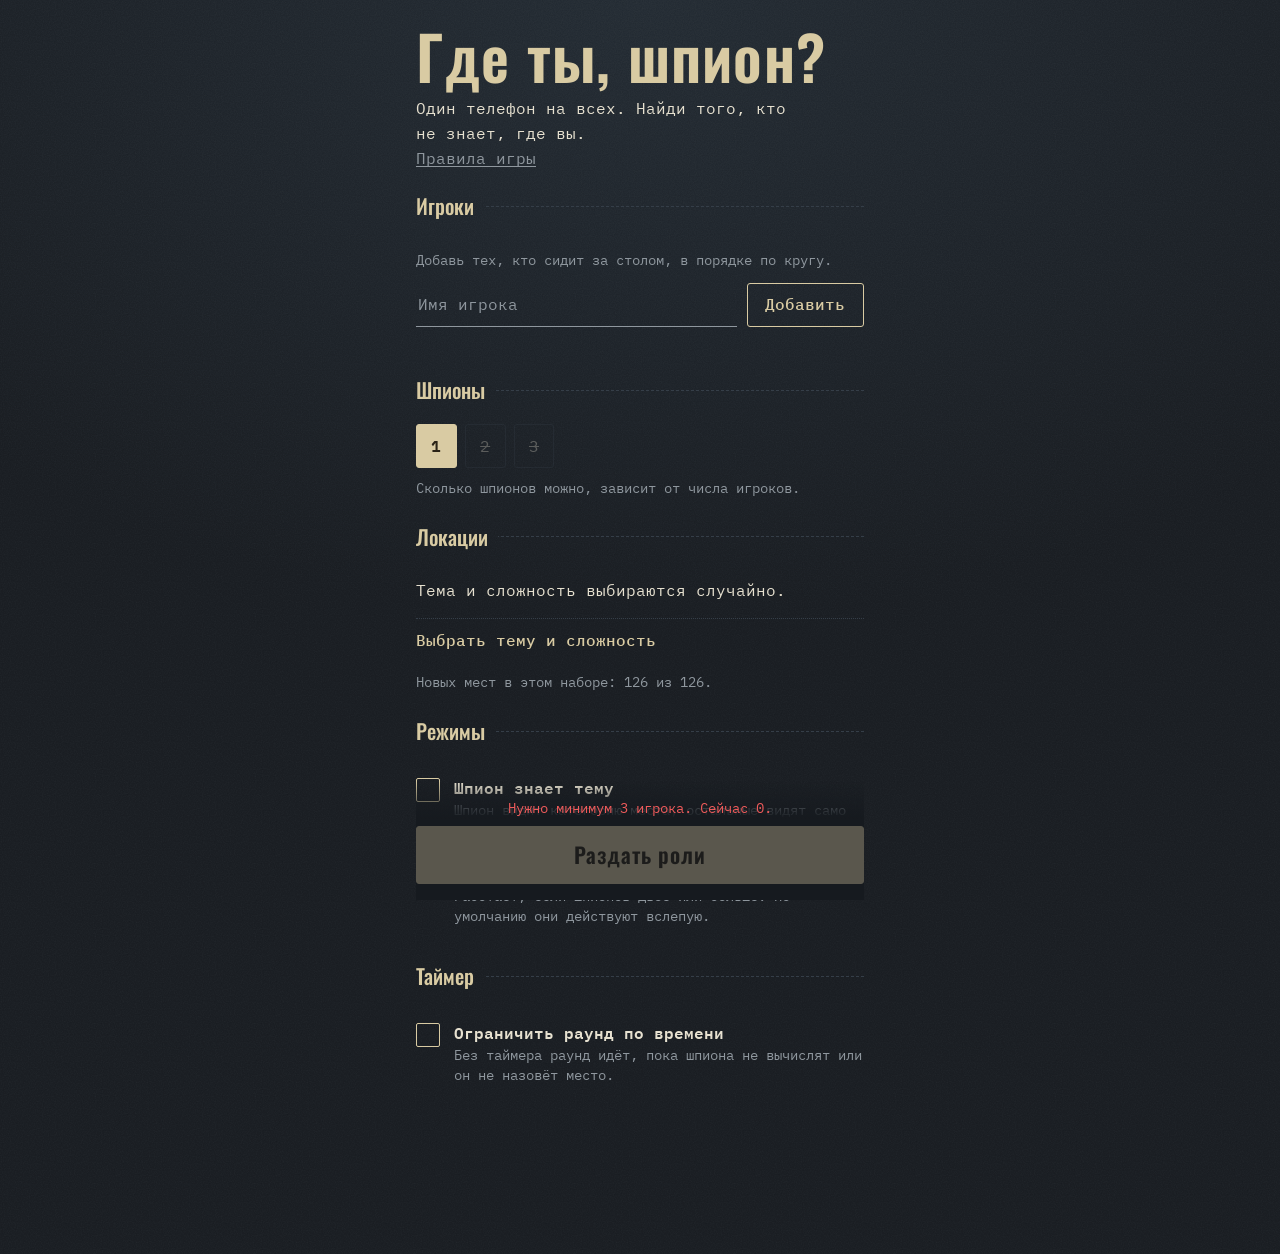
<file: index.html>
<!doctype html>
<html lang="ru">
<head>
  <meta charset="utf-8">
  <meta name="viewport" content="width=device-width, initial-scale=1, viewport-fit=cover">
  <meta name="theme-color" content="#161a1f">
  <title>Где ты, шпион?</title>
  <link rel="preconnect" href="https://fonts.googleapis.com">
  <link rel="preconnect" href="https://fonts.gstatic.com" crossorigin>
  <link rel="stylesheet" href="https://fonts.googleapis.com/css2?family=IBM+Plex+Mono:wght@400;500;600&family=Oswald:wght@500;600&display=swap">
  <link rel="stylesheet" href="style.css">
</head>
<body>
<main class="app">

  <!-- Настройки -->
  <section id="screen-setup" class="screen setup">
    <header class="masthead">
      <h1 data-focus tabindex="-1">Где ты, шпион?</h1>
      <p class="tagline">Один телефон на всех. Найди того, кто не знает, где вы.</p>
      <a class="link" href="rules.html">Правила игры</a>
    </header>

    <fieldset class="group">
      <legend>Игроки</legend>
      <p class="hint">Добавь тех, кто сидит за столом, в порядке по кругу.</p>
      <form id="add-form" class="add" autocomplete="off">
        <input id="player-name" type="text" maxlength="20" placeholder="Имя игрока" aria-label="Имя игрока" enterkeyhint="done">
        <button type="submit" class="btn">Добавить</button>
      </form>
      <p id="player-msg" class="msg" role="status"></p>
      <ol id="players" class="players"></ol>
    </fieldset>

    <fieldset class="group">
      <legend>Шпионы</legend>
      <div class="chips">
        <label class="chip"><input type="radio" name="spies" value="1"><span>1</span></label>
        <label class="chip"><input type="radio" name="spies" value="2"><span>2</span></label>
        <label class="chip"><input type="radio" name="spies" value="3"><span>3</span></label>
      </div>
      <p id="spies-hint" class="hint"></p>
    </fieldset>

    <fieldset class="group">
      <legend>Локации</legend>
      <p id="pool-summary"></p>
      <details id="filters" class="opt">
        <summary>Выбрать тему и сложность</summary>
        <p class="sub">Сложность</p>
        <label class="toggle">
          <input type="checkbox" name="level" value="1">
          <span class="box"></span>
          <span><b>Лёгкая</b><small>Места, которые узнаёт любой. Например: аэропорт, школа, бродячий цирк.</small></span>
        </label>
        <label class="toggle">
          <input type="checkbox" name="level" value="2">
          <span class="box"></span>
          <span><b>Средняя</b><small>Узнаваемые, но с нюансами. Например: хостел, пекарня, маяк.</small></span>
        </label>
        <label class="toggle">
          <input type="checkbox" name="level" value="3">
          <span class="box"></span>
          <span><b>Сложная</b><small>Места, которые легко спутать с соседними. Например: сауна и баня, типография и редакция, бункер.</small></span>
        </label>
        <div class="sub-row">
          <p class="sub">Темы</p>
          <button type="button" id="filters-reset" class="link small" hidden>Сбросить выбор</button>
        </div>
        <div id="themes" class="chips"></div>
      </details>
      <p id="pool-count" class="hint" role="status"></p>
      <button type="button" id="history-reset" class="link small" hidden>Сбросить историю мест</button>
    </fieldset>

    <fieldset class="group">
      <legend>Режимы</legend>
      <label class="toggle">
        <input type="checkbox" name="mode" value="knowTheme">
        <span class="box"></span>
        <span><b>Шпион знает тему</b><small>Шпион видит категорию места, остальные видят само место.</small></span>
      </label>
      <label class="toggle">
        <input type="checkbox" name="mode" value="spiesKnow">
        <span class="box"></span>
        <span><b>Шпионы знают друг друга</b><small>Работает, если шпионов двое или больше. По умолчанию они действуют вслепую.</small></span>
      </label>
    </fieldset>

    <fieldset class="group">
      <legend>Таймер</legend>
      <label class="toggle">
        <input type="checkbox" name="mode" value="timerOn">
        <span class="box"></span>
        <span><b>Ограничить раунд по времени</b><small>Без таймера раунд идёт, пока шпиона не вычислят или он не назовёт место.</small></span>
      </label>
      <div id="timer-opts" class="chips" hidden>
        <label class="chip"><input type="radio" name="timer" value="5"><span>5 минут</span></label>
        <label class="chip"><input type="radio" name="timer" value="8"><span>8 минут</span></label>
        <label class="chip"><input type="radio" name="timer" value="10"><span>10 минут</span></label>
      </div>
    </fieldset>

    <div class="start-bar">
      <p id="start-hint" class="msg" role="status"></p>
      <button id="start" class="btn btn-primary" type="button">Раздать роли</button>
    </div>
  </section>

  <!-- Раздача карточек -->
  <section id="screen-deal" class="screen center" hidden>
    <p id="deal-progress" class="muted"></p>
    <h2 id="deal-name" class="deal-name"></h2>
    <div id="card" class="card" role="button" tabindex="0" aria-label="Карточка игрока. Нажми, чтобы открыть или закрыть." data-focus>
      <div class="card-inner">
        <div class="face front">
          <div class="stamp">Совершенно секретно</div>
          <p class="front-note">Нажми, чтобы открыть досье</p>
        </div>
        <div class="face back" id="card-back"></div>
      </div>
    </div>
    <p id="deal-hint" class="hint"></p>
    <button type="button" class="link" data-exit>Выйти в настройки</button>
  </section>

  <!-- Все посмотрели -->
  <section id="screen-ready" class="screen center" hidden>
    <h2 class="display" data-focus tabindex="-1">Все досье розданы</h2>
    <p class="lead">Положи телефон на стол. Теперь выберем, кто задаёт первый вопрос.</p>
    <button id="pick-starter" type="button" class="btn btn-primary">Кто начинает?</button>
    <button type="button" class="link" data-exit>Выйти в настройки</button>
  </section>

  <!-- Игра -->
  <section id="screen-play" class="screen center" hidden>
    <p id="starter-label" class="muted" data-focus tabindex="-1">Первым спрашивает</p>
    <p id="starter" class="starter"></p>

    <div id="clock-box" class="clock-box" hidden>
      <div id="clock" class="clock" role="timer">00:00</div>
      <div class="bar" aria-hidden="true"><i id="bar"></i></div>
      <p id="clock-note" class="msg" role="status"></p>
    </div>
    <p id="no-timer-note" class="hint lead">Раунд идёт, пока шпиона не вычислят или он не назовёт место целиком.</p>

    <div class="end-btns">
      <button id="end-found" type="button" class="btn btn-danger">Победили свои</button>
      <button id="end-spy" type="button" class="btn btn-danger alt">Победил шпион</button>
    </div>

    <div class="row-btns">
      <button id="pause" type="button" class="btn" hidden>Пауза</button>
      <a class="btn" href="rules.html" target="_blank" rel="noopener">Правила игры</a>
    </div>
  </section>

  <!-- Итог -->
  <section id="screen-reveal" class="screen center" hidden>
    <h2 id="reveal-title" class="stamp stamp-title" data-focus tabindex="-1"></h2>
    <dl id="reveal-sheet" class="sheet"></dl>
    <button id="again" type="button" class="btn btn-primary">Ещё раунд</button>
    <button id="to-setup" type="button" class="link">Вернуться к настройкам</button>
  </section>

</main>

<script src="locations.js"></script>
<script src="game.js"></script>
</body>
</html>
</file>
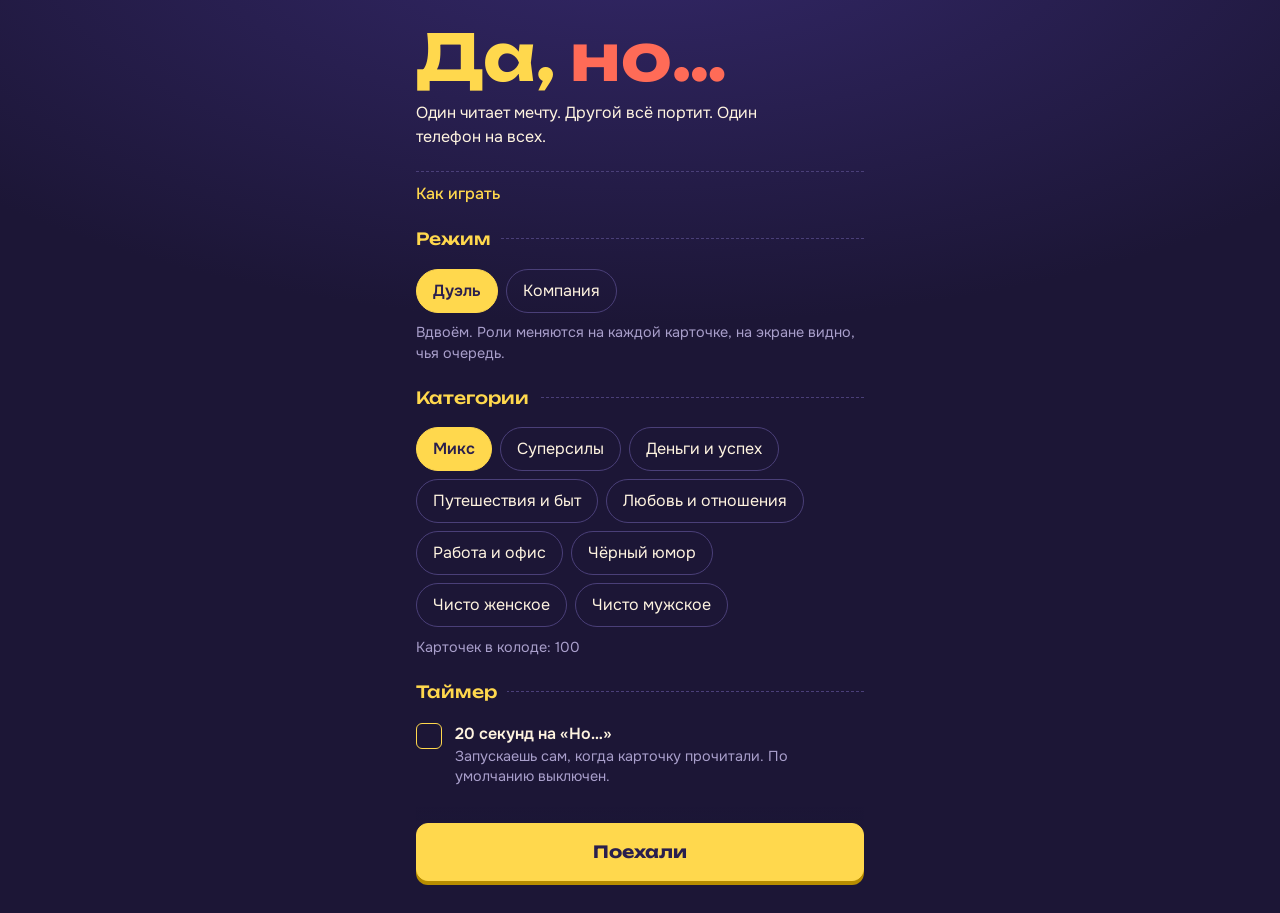
<file: yes-but/index.html>
<!doctype html>
<html lang="ru">
<head>
  <meta charset="utf-8">
  <meta name="viewport" content="width=device-width, initial-scale=1, viewport-fit=cover">
  <meta name="theme-color" content="#1c1636">
  <title>Да, но…</title>
  <link rel="preconnect" href="https://fonts.googleapis.com">
  <link rel="preconnect" href="https://fonts.gstatic.com" crossorigin>
  <link rel="stylesheet" href="https://fonts.googleapis.com/css2?family=Onest:wght@400;500;600&family=Unbounded:wght@500;700&display=swap">
  <link rel="stylesheet" href="style.css">
</head>
<body>
<main class="app">

  <!-- Настройки -->
  <section id="screen-setup" class="screen setup">
    <header class="masthead">
      <h1 data-focus tabindex="-1">Да, <span class="but">но…</span></h1>
      <p class="tagline">Один читает мечту. Другой всё портит. Один телефон на всех.</p>
    </header>

    <details class="how">
      <summary>Как играть</summary>
      <ol>
        <li>На экране мечта: «Я умею летать».</li>
        <li>Один читает её вслух.</li>
        <li>Другой отвечает «Но…» и портит всё как можно смешнее: «…но только вверх ногами».</li>
        <li>Дальше — следующая карточка, роли меняются.</li>
      </ol>
      <p>Очков и голосования нет. Смеётесь вместе, это и есть победа.</p>
    </details>

    <fieldset class="group">
      <legend>Режим</legend>
      <div class="chips">
        <label class="chip"><input type="radio" name="mode" value="duel"><span>Дуэль</span></label>
        <label class="chip"><input type="radio" name="mode" value="company"><span>Компания</span></label>
      </div>
      <p id="mode-hint" class="hint"></p>
    </fieldset>

    <fieldset class="group">
      <legend>Категории</legend>
      <div id="cats" class="chips"></div>
      <p id="cats-hint" class="hint" role="status"></p>
    </fieldset>

    <fieldset class="group">
      <legend>Таймер</legend>
      <label class="toggle">
        <input type="checkbox" id="timer-on">
        <span class="box"></span>
        <span><b>20 секунд на «Но…»</b><small>Запускаешь сам, когда карточку прочитали. По умолчанию выключен.</small></span>
      </label>
    </fieldset>

    <div class="start-bar">
      <button id="start" class="btn btn-primary" type="button">Поехали</button>
    </div>
  </section>

  <!-- Игра -->
  <section id="screen-play" class="screen play" hidden>
    <div class="topbar">
      <button type="button" id="exit" class="link">← Настройки</button>
      <span id="counter" class="muted" aria-live="polite"></span>
    </div>

    <p id="role" class="role" aria-live="polite"></p>

    <article id="card" class="card" aria-live="polite">
      <p id="card-cat" class="card-cat"></p>
      <p id="card-text" class="card-text" data-focus tabindex="-1"></p>
      <p class="card-but" aria-hidden="true">Но…</p>
    </article>

    <div class="aids">
      <button type="button" id="hint-btn" class="btn btn-soft" aria-expanded="false" aria-controls="hint-box">Подсказка</button>
      <p id="hint-box" class="hint-box" hidden></p>

      <div id="timer-box" class="timer-box" hidden>
        <div id="clock" class="clock" role="timer">20</div>
        <div class="bar" aria-hidden="true"><i id="bar"></i></div>
        <button type="button" id="timer-btn" class="btn btn-soft">Запустить таймер</button>
        <p id="timer-note" class="msg" role="status"></p>
      </div>
    </div>

    <div class="nav">
      <button type="button" id="back" class="btn">Назад</button>
      <button type="button" id="skip" class="btn">Пропустить</button>
      <button type="button" id="next" class="btn btn-primary">Дальше</button>
    </div>
  </section>

</main>

<script src="cards.js"></script>
<script src="game.js"></script>
</body>
</html>
</file>
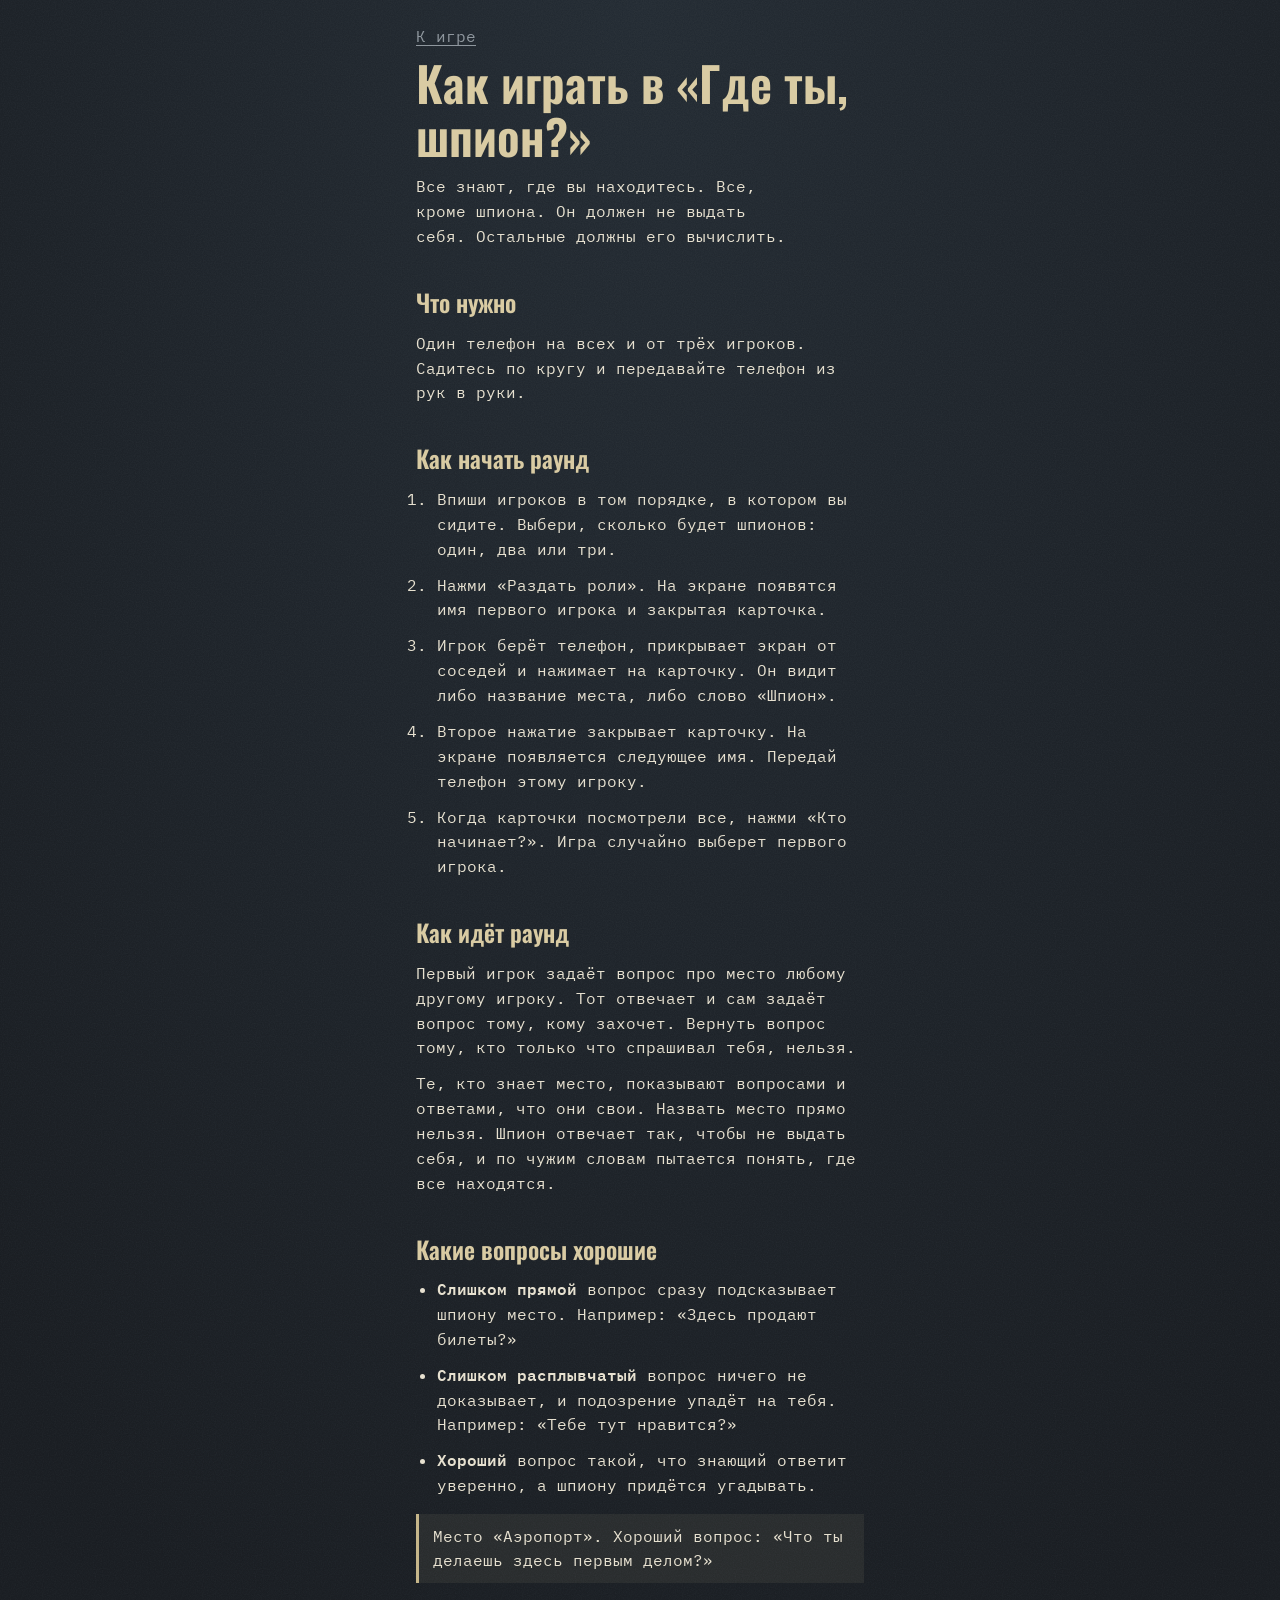
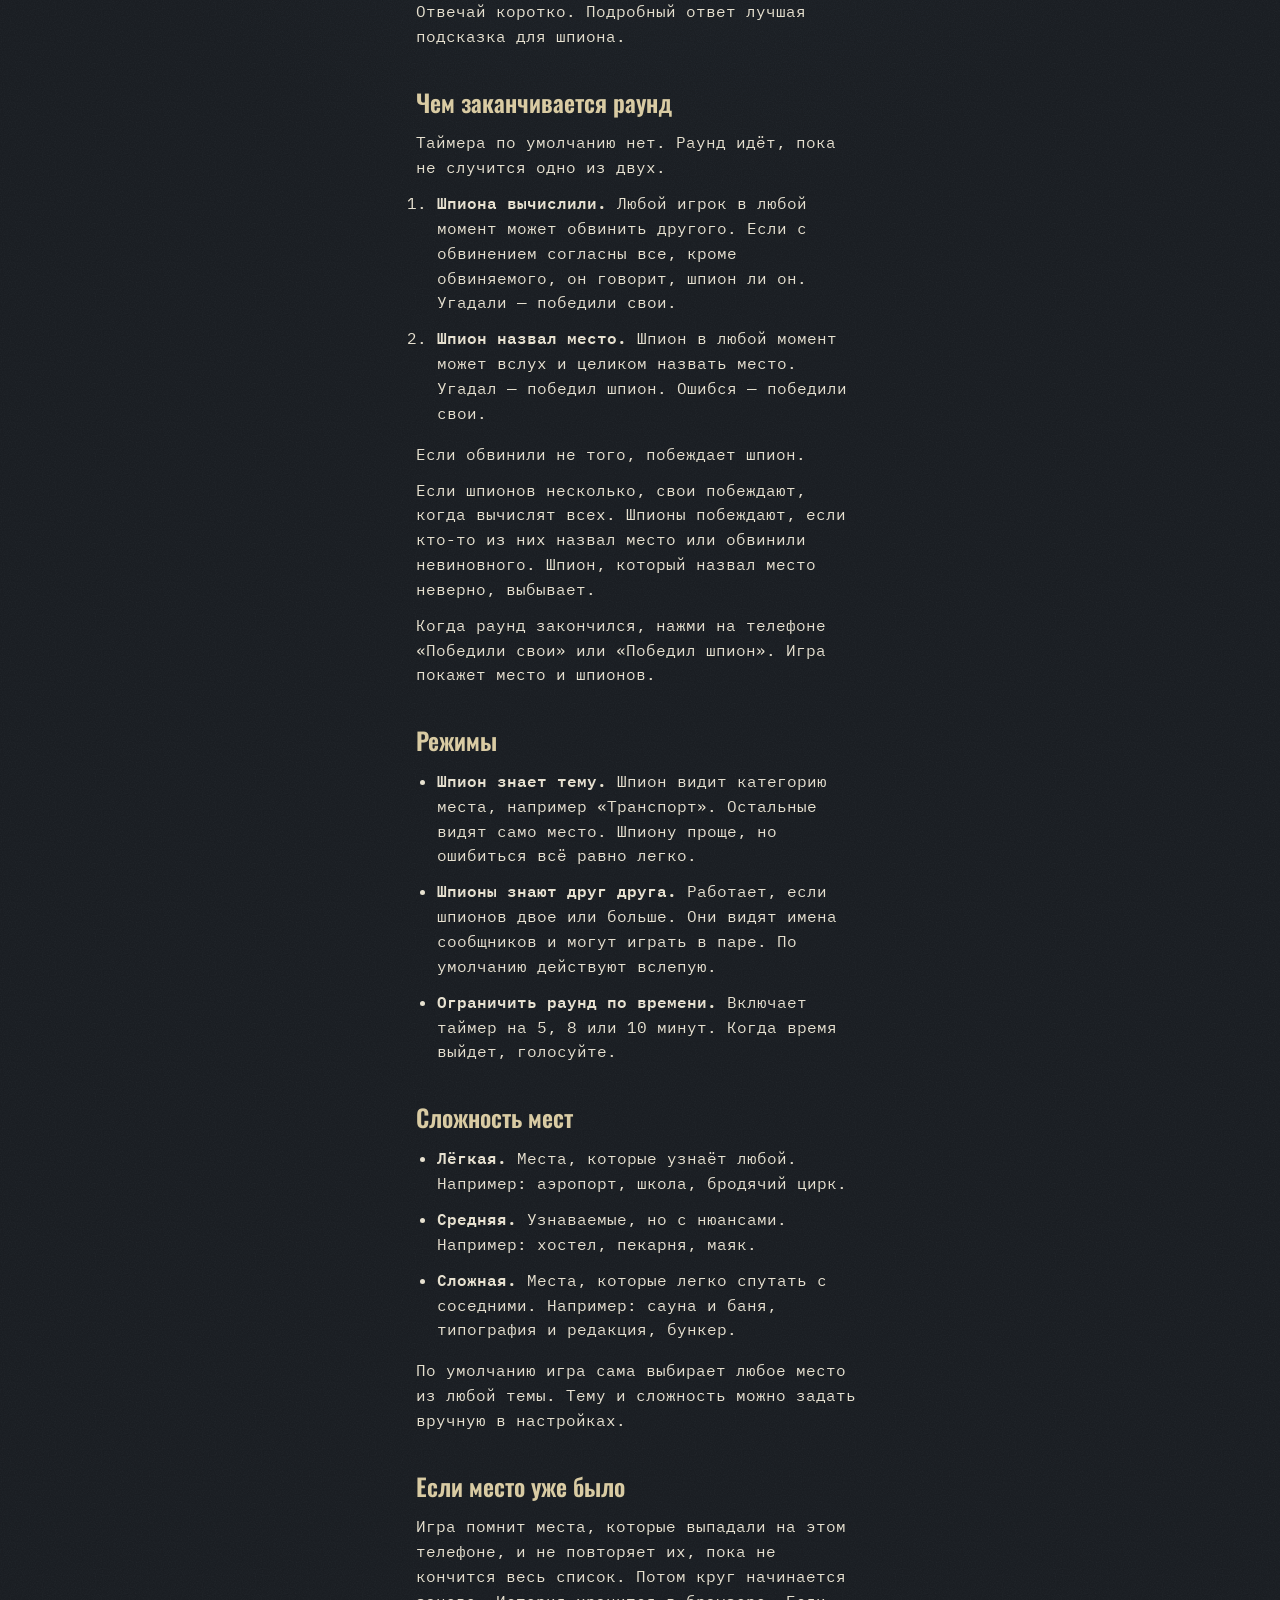
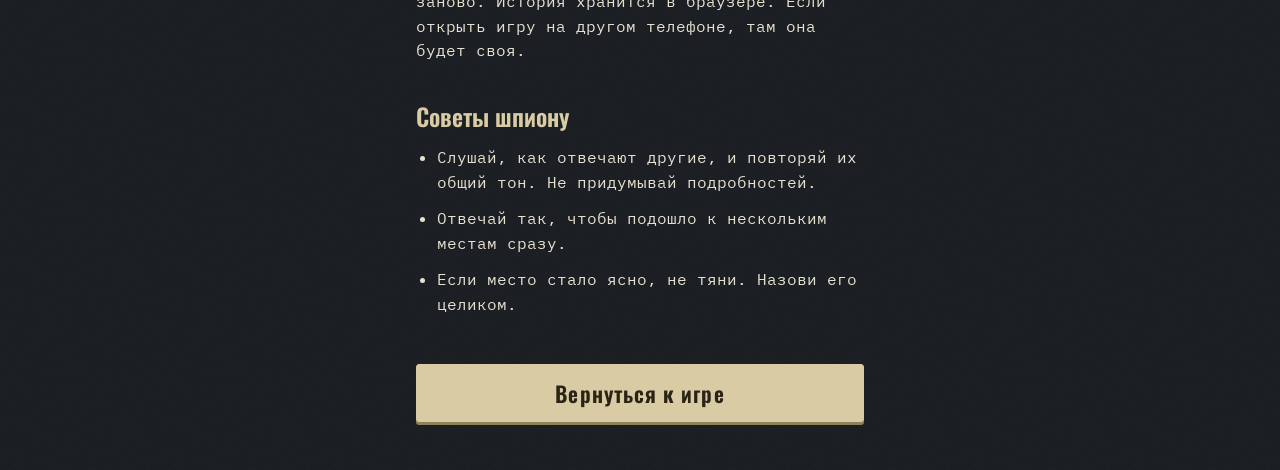
<file: rules.html>
<!doctype html>
<html lang="ru">
<head>
  <meta charset="utf-8">
  <meta name="viewport" content="width=device-width, initial-scale=1, viewport-fit=cover">
  <meta name="theme-color" content="#161a1f">
  <title>Правила: Где ты, шпион?</title>
  <link rel="preconnect" href="https://fonts.googleapis.com">
  <link rel="preconnect" href="https://fonts.gstatic.com" crossorigin>
  <link rel="stylesheet" href="https://fonts.googleapis.com/css2?family=IBM+Plex+Mono:wght@400;500;600&family=Oswald:wght@500;600&display=swap">
  <link rel="stylesheet" href="style.css">
</head>
<body>
<main class="app prose">
  <a class="link back" href="index.html">К игре</a>

  <h1>Как играть в «Где ты, шпион?»</h1>
  <p class="tagline">Все знают, где вы находитесь. Все, кроме шпиона. Он должен не выдать себя. Остальные должны его вычислить.</p>

  <h2>Что нужно</h2>
  <p>Один телефон на всех и от трёх игроков. Садитесь по кругу и передавайте телефон из рук в руки.</p>

  <h2>Как начать раунд</h2>
  <ol>
    <li>Впиши игроков в том порядке, в котором вы сидите. Выбери, сколько будет шпионов: один, два или три.</li>
    <li>Нажми «Раздать роли». На экране появятся имя первого игрока и закрытая карточка.</li>
    <li>Игрок берёт телефон, прикрывает экран от соседей и нажимает на карточку. Он видит либо название места, либо слово «Шпион».</li>
    <li>Второе нажатие закрывает карточку. На экране появляется следующее имя. Передай телефон этому игроку.</li>
    <li>Когда карточки посмотрели все, нажми «Кто начинает?». Игра случайно выберет первого игрока.</li>
  </ol>

  <h2>Как идёт раунд</h2>
  <p>Первый игрок задаёт вопрос про место любому другому игроку. Тот отвечает и сам задаёт вопрос тому, кому захочет. Вернуть вопрос тому, кто только что спрашивал тебя, нельзя.</p>
  <p>Те, кто знает место, показывают вопросами и ответами, что они свои. Назвать место прямо нельзя. Шпион отвечает так, чтобы не выдать себя, и по чужим словам пытается понять, где все находятся.</p>

  <h2>Какие вопросы хорошие</h2>
  <ul>
    <li><b>Слишком прямой</b> вопрос сразу подсказывает шпиону место. Например: «Здесь продают билеты?»</li>
    <li><b>Слишком расплывчатый</b> вопрос ничего не доказывает, и подозрение упадёт на тебя. Например: «Тебе тут нравится?»</li>
    <li><b>Хороший</b> вопрос такой, что знающий ответит уверенно, а шпиону придётся угадывать.</li>
  </ul>
  <div class="example">Место «Аэропорт». Хороший вопрос: «Что ты делаешь здесь первым делом?»</div>
  <p>Отвечай коротко. Подробный ответ лучшая подсказка для шпиона.</p>

  <h2>Чем заканчивается раунд</h2>
  <p>Таймера по умолчанию нет. Раунд идёт, пока не случится одно из двух.</p>
  <ol>
    <li><b>Шпиона вычислили.</b> Любой игрок в любой момент может обвинить другого. Если с обвинением согласны все, кроме обвиняемого, он говорит, шпион ли он. Угадали — победили свои.</li>
    <li><b>Шпион назвал место.</b> Шпион в любой момент может вслух и целиком назвать место. Угадал — победил шпион. Ошибся — победили свои.</li>
  </ol>
  <p>Если обвинили не того, побеждает шпион.</p>
  <p>Если шпионов несколько, свои побеждают, когда вычислят всех. Шпионы побеждают, если кто-то из них назвал место или обвинили невиновного. Шпион, который назвал место неверно, выбывает.</p>
  <p>Когда раунд закончился, нажми на телефоне «Победили свои» или «Победил шпион». Игра покажет место и шпионов.</p>

  <h2>Режимы</h2>
  <ul>
    <li><b>Шпион знает тему.</b> Шпион видит категорию места, например «Транспорт». Остальные видят само место. Шпиону проще, но ошибиться всё равно легко.</li>
    <li><b>Шпионы знают друг друга.</b> Работает, если шпионов двое или больше. Они видят имена сообщников и могут играть в паре. По умолчанию действуют вслепую.</li>
    <li><b>Ограничить раунд по времени.</b> Включает таймер на 5, 8 или 10 минут. Когда время выйдет, голосуйте.</li>
  </ul>

  <h2>Сложность мест</h2>
  <ul>
    <li><b>Лёгкая.</b> Места, которые узнаёт любой. Например: аэропорт, школа, бродячий цирк.</li>
    <li><b>Средняя.</b> Узнаваемые, но с нюансами. Например: хостел, пекарня, маяк.</li>
    <li><b>Сложная.</b> Места, которые легко спутать с соседними. Например: сауна и баня, типография и редакция, бункер.</li>
  </ul>
  <p>По умолчанию игра сама выбирает любое место из любой темы. Тему и сложность можно задать вручную в настройках.</p>

  <h2>Если место уже было</h2>
  <p>Игра помнит места, которые выпадали на этом телефоне, и не повторяет их, пока не кончится весь список. Потом круг начинается заново. История хранится в браузере. Если открыть игру на другом телефоне, там она будет своя.</p>

  <h2>Советы шпиону</h2>
  <ul>
    <li>Слушай, как отвечают другие, и повторяй их общий тон. Не придумывай подробностей.</li>
    <li>Отвечай так, чтобы подошло к нескольким местам сразу.</li>
    <li>Если место стало ясно, не тяни. Назови его целиком.</li>
  </ul>

  <a class="btn btn-primary back-btn" href="index.html">Вернуться к игре</a>
</main>
</body>
</html>
</file>
<file: style.css>
/* Шпион: досье. Тёмный стол, бумажные карточки, красный штамп. */

:root {
  --desk: #161a1f;
  --desk-2: #1d232a;
  --line: #353e48;
  --text: #e7e1d0;
  --muted: #8f979e;
  --paper: #d9cba3;
  --paper-2: #c6b68a;
  --ink: #2a2316;
  --ink-2: #4a3f27;
  --stamp: #a51d28;
  --stamp-hi: #ef5b5b;
  --amber: #e0a93b;
  --display: 'Oswald', 'Arial Narrow', Impact, sans-serif;
  --mono: 'IBM Plex Mono', 'Courier New', monospace;
  --grain: url("data:image/svg+xml,%3Csvg xmlns='http://www.w3.org/2000/svg' width='160' height='160'%3E%3Cfilter id='n'%3E%3CfeTurbulence type='fractalNoise' baseFrequency='.85' numOctaves='2' stitchTiles='stitch'/%3E%3CfeColorMatrix values='0 0 0 0 1 0 0 0 0 1 0 0 0 0 1 0 0 0 .05 0'/%3E%3C/filter%3E%3Crect width='100%25' height='100%25' filter='url(%23n)'/%3E%3C/svg%3E");
  --grain-dark: url("data:image/svg+xml,%3Csvg xmlns='http://www.w3.org/2000/svg' width='160' height='160'%3E%3Cfilter id='n'%3E%3CfeTurbulence type='fractalNoise' baseFrequency='.8' numOctaves='2' stitchTiles='stitch'/%3E%3CfeColorMatrix values='0 0 0 0 .2 0 0 0 0 .15 0 0 0 0 .05 0 0 0 .14 0'/%3E%3C/filter%3E%3Crect width='100%25' height='100%25' filter='url(%23n)'/%3E%3C/svg%3E");
}

*, *::before, *::after { box-sizing: border-box; }
[hidden] { display: none !important; }

html { -webkit-text-size-adjust: 100%; }

body {
  margin: 0;
  min-height: 100vh;
  min-height: 100dvh;
  background-color: var(--desk);
  background-image: var(--grain), radial-gradient(120% 80% at 50% 0%, #212931 0%, var(--desk) 62%);
  color: var(--text);
  font-family: var(--mono);
  font-size: 16px;
  line-height: 1.55;
  -webkit-tap-highlight-color: transparent;
}

.app {
  max-width: 30rem;
  margin: 0 auto;
  padding: max(1.5rem, env(safe-area-inset-top)) 1rem 1rem;
}

.screen.center {
  min-height: calc(100vh - 3rem);
  min-height: calc(100dvh - 3rem);
  display: flex;
  flex-direction: column;
  align-items: center;
  justify-content: center;
  gap: 1rem;
  text-align: center;
}

h1, h2 { margin: 0; font-family: var(--display); font-weight: 600; }
p { margin: 0; }

:focus-visible { outline: 2px solid var(--amber); outline-offset: 3px; }
[tabindex="-1"]:focus { outline: none; }

.muted { color: var(--muted); }
.hint { color: var(--muted); font-size: .88rem; line-height: 1.45; }
.msg { color: var(--stamp-hi); font-size: .9rem; min-height: 1.3em; }
.lead { max-width: 24rem; }
.display { font-size: clamp(2.2rem, 9vw, 3rem); line-height: 1.1; color: var(--paper); }

/* Шапка */
.masthead { padding-bottom: 1.25rem; }
.masthead h1 {
  font-size: clamp(2.5rem, 11.5vw, 3.8rem);
  line-height: 1.05;
  letter-spacing: .02em;
  color: var(--paper);
  overflow-wrap: anywhere;
}
.tagline { margin-top: .5rem; color: var(--text); max-width: 24rem; }
.masthead .link { padding-left: 0; }

/* Группы настроек */
.group {
  margin: 0;
  padding: 1.1rem 0 1.4rem;
  border: 0;
  border-top: 1px dashed var(--line);
  min-width: 0;
}
.group legend {
  padding: 0 .6rem 0 0;
  font-family: var(--display);
  font-weight: 500;
  font-size: 1.3rem;
  color: var(--paper);
}
.group .hint { margin-top: .6rem; }
.sub { margin: .6rem 0 .5rem; color: var(--text); font-weight: 500; }
.sub-row { display: flex; align-items: baseline; justify-content: space-between; margin-top: 1rem; }
.sub-row .sub { margin-top: 0; }

/* Кнопки */
.btn {
  display: inline-flex;
  align-items: center;
  justify-content: center;
  text-decoration: none;
  min-height: 44px;
  padding: .55rem 1.1rem;
  border: 1.5px solid var(--paper);
  border-radius: 3px;
  background: transparent;
  color: var(--paper);
  font: 500 1rem/1.2 var(--mono);
  cursor: pointer;
}
.btn:hover { background: rgba(217, 203, 163, .12); }
.btn:disabled { opacity: .4; cursor: default; }

.btn-primary {
  width: 100%;
  min-height: 58px;
  border-color: var(--paper);
  background: var(--paper);
  color: var(--ink);
  font: 600 1.35rem/1 var(--display);
  letter-spacing: .05em;
  box-shadow: 0 3px 0 #8e8157;
}
.btn-primary:hover { background: #e4d8b4; }
.btn-primary:disabled { opacity: .35; box-shadow: none; }

.btn-danger {
  width: 100%;
  min-height: 56px;
  border-color: var(--stamp);
  background: var(--stamp);
  color: #f4ecd8;
  font: 600 1.2rem/1 var(--display);
  letter-spacing: .05em;
}
.btn-danger:hover { background: #b9232f; }
.btn-danger.armed { background: var(--amber); border-color: var(--amber); color: var(--ink); }

.link {
  min-height: 44px;
  padding: .6rem;
  border: 0;
  background: none;
  color: var(--muted);
  font: inherit;
  text-decoration: underline;
  text-underline-offset: 3px;
  cursor: pointer;
}
.link:hover { color: var(--text); }
.link.small { font-size: .88rem; min-height: 36px; padding: .3rem 0 .3rem .6rem; }

/* Чипы: радио и чекбоксы */
.chips { display: flex; flex-wrap: wrap; gap: .5rem; }
.chip { position: relative; display: inline-flex; }
.chip input { position: absolute; inset: 0; opacity: 0; margin: 0; cursor: pointer; }
.chip span {
  display: inline-flex;
  align-items: center;
  min-height: 44px;
  padding: .45rem .9rem;
  border: 1px solid var(--line);
  border-radius: 3px;
  color: var(--text);
}
.chip input:checked + span { background: var(--paper); border-color: var(--paper); color: var(--ink); font-weight: 600; }
.chip input:focus-visible + span { outline: 2px solid var(--amber); outline-offset: 2px; }
.chip input:disabled { cursor: default; }
.chip input:disabled + span { opacity: .3; text-decoration: line-through; }

/* Переключатели режимов, как клеточки в анкете */
.toggle {
  position: relative;
  display: grid;
  grid-template-columns: 1.5rem 1fr;
  gap: .85rem;
  align-items: start;
  padding: .7rem 0;
  cursor: pointer;
}
.toggle input { position: absolute; left: 0; top: .8rem; width: 1.5rem; height: 1.5rem; margin: 0; opacity: 0; cursor: pointer; }
.toggle .box {
  display: grid;
  place-items: center;
  width: 1.5rem;
  height: 1.5rem;
  margin-top: .1rem;
  border: 1.5px solid var(--paper);
  border-radius: 2px;
}
.toggle input:checked + .box::after { content: "✕"; color: var(--paper); font-weight: 600; line-height: 1; }
.toggle input:focus-visible + .box { outline: 2px solid var(--amber); outline-offset: 3px; }
.toggle b { display: block; font-weight: 600; }
.toggle small { display: block; color: var(--muted); font-size: .88rem; line-height: 1.4; }

/* Игроки */
.add { display: flex; gap: .6rem; margin-top: .8rem; }
.add input {
  flex: 1;
  min-width: 0;
  min-height: 44px;
  padding: .5rem .1rem;
  border: 0;
  border-bottom: 1.5px solid var(--muted);
  border-radius: 0;
  background: transparent;
  color: var(--text);
  font: inherit;
}
.add input::placeholder { color: var(--muted); }
.add input:focus { border-bottom-color: var(--amber); outline: none; }
.add input:focus-visible { outline: none; }

.players { list-style: none; margin: .4rem 0 0; padding: 0; }
.players li {
  display: grid;
  grid-template-columns: 2rem 1fr auto;
  align-items: center;
  border-bottom: 1px dotted var(--line);
}
.players .seat { color: var(--muted); }
.players .pname { overflow-wrap: anywhere; padding: .5rem 0; }
.row-actions { display: flex; }
.icon-btn {
  min-width: 44px;
  min-height: 44px;
  border: 0;
  background: none;
  color: var(--muted);
  font: inherit;
  font-size: 1.15rem;
  cursor: pointer;
}
.icon-btn:hover { color: var(--paper); }
.icon-btn:disabled { opacity: .2; cursor: default; }

/* Стартовая панель */
.start-bar {
  position: sticky;
  bottom: 0;
  padding: 1rem 0 calc(1rem + env(safe-area-inset-bottom));
  background: linear-gradient(to top, var(--desk) 68%, rgba(22, 26, 31, 0));
}
.start-bar .msg { text-align: center; margin-bottom: .4rem; }

/* Штамп */
.stamp {
  display: inline-block;
  padding: .45rem .9rem;
  border: 3px solid var(--stamp);
  border-radius: 3px;
  color: var(--stamp);
  font: 600 1.9rem/1.1 var(--display);
  letter-spacing: .08em;
  text-transform: uppercase;
  text-align: center;
  transform: rotate(-7deg);
  mix-blend-mode: multiply;
}
.stamp-title {
  mix-blend-mode: normal;
  border-color: var(--stamp-hi);
  color: var(--stamp-hi);
  font-size: clamp(1.8rem, 8vw, 2.5rem);
}

/* Карточка */
.deal-name { font-size: clamp(2.2rem, 10vw, 3rem); line-height: 1.1; color: var(--paper); overflow-wrap: anywhere; }

.card {
  width: min(100%, 21rem);
  aspect-ratio: 3 / 4;
  max-height: 58vh;
  max-height: 58dvh;
  perspective: 1300px;
  cursor: pointer;
  user-select: none;
  -webkit-user-select: none;
}
.card-inner {
  position: relative;
  width: 100%;
  height: 100%;
  transform-style: preserve-3d;
  transition: transform .55s cubic-bezier(.3, .7, .2, 1);
}
.card.is-open .card-inner { transform: rotateY(180deg); }

.face {
  position: absolute;
  inset: 0;
  display: flex;
  flex-direction: column;
  align-items: center;
  justify-content: center;
  gap: .9rem;
  padding: 1.75rem;
  border-radius: 4px;
  background-color: var(--paper);
  background-image: var(--grain-dark), linear-gradient(160deg, var(--paper) 0%, var(--paper-2) 100%);
  color: var(--ink);
  box-shadow: 0 18px 40px rgba(0, 0, 0, .5), inset 0 0 0 1px rgba(0, 0, 0, .08);
  backface-visibility: hidden;
  -webkit-backface-visibility: hidden;
  overflow: hidden;
}
.face::after {
  content: "";
  position: absolute;
  inset: .8rem;
  border: 1px dashed rgba(42, 35, 22, .35);
  pointer-events: none;
}
.face.back { transform: rotateY(180deg); }

.front-note {
  position: absolute;
  left: 0;
  right: 0;
  bottom: 1.8rem;
  color: var(--ink-2);
  font-size: .9rem;
}

.dossier-loc { font: 600 clamp(1.8rem, 9vw, 2.4rem)/1.1 var(--display); overflow-wrap: anywhere; }
.dossier-note { color: var(--ink-2); font-size: .92rem; line-height: 1.45; max-width: 15rem; }
.dossier-field { font-weight: 600; font-size: .95rem; }

.stamp-spy { font-size: clamp(2.6rem, 14vw, 3.6rem); border-style: double; border-width: 5px; transform: rotate(-4deg); }
.redact { width: 70%; }
.redact i { display: block; height: .8rem; margin: .45rem auto; background: var(--ink); }
.redact i:nth-child(1) { width: 100%; }
.redact i:nth-child(2) { width: 62%; }
.redact i:nth-child(3) { width: 82%; }

/* Игра */
.starter {
  font: 600 clamp(2.8rem, 14vw, 4.2rem)/1.05 var(--display);
  color: var(--paper);
  min-height: 1.1em;
  overflow-wrap: anywhere;
}
.clock-box { width: min(100%, 18rem); }
.clock { font: 500 3.4rem/1.1 var(--mono); letter-spacing: .02em; font-variant-numeric: tabular-nums; }
.bar { height: 4px; margin-top: .6rem; background: var(--line); border-radius: 2px; overflow: hidden; }
.bar i { display: block; height: 100%; width: 100%; background: var(--amber); transition: width .25s linear; }
.clock-box.warn .clock { color: var(--stamp-hi); }
.clock-box.warn .bar i { background: var(--stamp-hi); }
.row-btns { display: flex; gap: .6rem; }

.end-btns { display: flex; flex-direction: column; gap: .6rem; width: min(100%, 22rem); margin-top: .5rem; }
.btn-danger.alt { background: transparent; color: var(--stamp-hi); border-color: var(--stamp-hi); }
.btn-danger.alt:hover { background: rgba(239, 91, 91, .12); }
.btn-danger.alt.armed, .btn-danger.armed { background: var(--amber); border-color: var(--amber); color: var(--ink); }

/* Итог */
.sheet {
  width: min(100%, 24rem);
  margin: 0;
  padding: 1.4rem 1.5rem;
  border-radius: 4px;
  background-color: var(--paper);
  background-image: var(--grain-dark), linear-gradient(160deg, var(--paper), var(--paper-2));
  color: var(--ink);
  text-align: left;
  box-shadow: 0 18px 40px rgba(0, 0, 0, .5);
}
.sheet .row { display: grid; grid-template-columns: 5.5rem 1fr; gap: .75rem; align-items: baseline; padding: .5rem 0; border-bottom: 1px dotted rgba(42, 35, 22, .4); }
.sheet .row:last-child { border-bottom: 0; }
.sheet dt { color: var(--ink-2); font-size: .92rem; }
.sheet dd { margin: 0; font: 600 1.45rem/1.15 var(--display); overflow-wrap: anywhere; }

/* Спойлер с темой и сложностью */
.opt { margin-top: .9rem; border-top: 1px dotted var(--line); }
.opt summary { display: flex; align-items: center; min-height: 44px; color: var(--paper); font-weight: 500; cursor: pointer; }
.opt .toggle:first-of-type { padding-top: .4rem; }
#pool-summary { margin-top: .5rem; }

/* Страница правил */
.prose { padding-bottom: 3rem; }
.prose h1 { font-size: clamp(2.2rem, 10vw, 3rem); line-height: 1.1; color: var(--paper); margin: .5rem 0 .75rem; }
.prose h2 { font-size: 1.5rem; color: var(--paper); margin: 2.2rem 0 .6rem; }
.prose p, .prose li { margin-bottom: .7rem; }
.prose ol, .prose ul { margin: 0 0 1rem; padding-left: 1.3rem; }
.prose b { font-weight: 600; }
.prose .back { padding-left: 0; }
.prose .example { margin: .6rem 0 1rem; padding: .6rem .9rem; border-left: 3px solid var(--paper-2); background: rgba(217, 203, 163, .07); }
.prose .back-btn { margin-top: 2rem; }

@media (prefers-reduced-motion: reduce) {
  .card-inner { transition: none; }
  .bar i { transition: none; }
}
</file>
<file: yes-but/style.css>
/* Да, но…: тёмная сливовая ночь, солнечная карточка, коралловое «но…». */

:root {
  --night: #1c1636;
  --night-2: #261e47;
  --line: #4a3f78;
  --text: #fff4e0;
  --muted: #a99fcb;
  --sun: #ffd84d;
  --sun-2: #ffc21f;
  --ink: #2a1f4d;
  --coral: #ff6b57;
  --coral-hi: #ff8c7b;
  --display: 'Unbounded', 'Arial Rounded MT Bold', 'Trebuchet MS', sans-serif;
  --body: 'Onest', system-ui, -apple-system, 'Segoe UI', Roboto, sans-serif;
}

*, *::before, *::after { box-sizing: border-box; }
[hidden] { display: none !important; }
html { -webkit-text-size-adjust: 100%; }

body {
  margin: 0;
  min-height: 100vh;
  min-height: 100dvh;
  background-color: var(--night);
  background-image: radial-gradient(110% 70% at 50% -10%, #34286a 0%, var(--night) 65%);
  color: var(--text);
  font-family: var(--body);
  font-size: 16px;
  line-height: 1.5;
  -webkit-tap-highlight-color: transparent;
}

.app {
  max-width: 30rem;
  margin: 0 auto;
  padding: max(1.5rem, env(safe-area-inset-top)) 1rem 1rem;
}

h1, h2 { margin: 0; font-family: var(--display); font-weight: 700; }
p { margin: 0; }

:focus-visible { outline: 2px solid var(--sun); outline-offset: 3px; }
[tabindex="-1"]:focus { outline: none; }

.muted { color: var(--muted); }
.hint { margin-top: .6rem; color: var(--muted); font-size: .9rem; line-height: 1.45; }
.msg { color: var(--coral-hi); font-size: .9rem; min-height: 1.3em; }

/* Шапка */
.masthead { padding-bottom: 1rem; }
.masthead h1 {
  font-size: clamp(2.6rem, 14vw, 4rem);
  line-height: 1.05;
  color: var(--sun);
}
.masthead .but { color: var(--coral); }
.tagline { margin-top: .6rem; max-width: 24rem; }

.how { margin: .4rem 0 .6rem; border-top: 1px dashed var(--line); }
.how summary { display: flex; align-items: center; min-height: 44px; color: var(--sun); font-weight: 500; cursor: pointer; }
.how ol { margin: .2rem 0 .8rem; padding-left: 1.3rem; }
.how li { margin-bottom: .35rem; }
.how p { color: var(--muted); font-size: .92rem; }

/* Группы */
.group { margin: 0; padding: 1.1rem 0 1.3rem; border: 0; border-top: 1px dashed var(--line); min-width: 0; }
.group legend { padding: 0 .6rem 0 0; font-family: var(--display); font-weight: 500; font-size: 1.05rem; color: var(--sun); }

/* Кнопки */
.btn {
  display: inline-flex;
  align-items: center;
  justify-content: center;
  min-height: 48px;
  padding: .55rem 1rem;
  border: 1.5px solid var(--sun);
  border-radius: 12px;
  background: transparent;
  color: var(--sun);
  font: 500 1rem/1.2 var(--body);
  cursor: pointer;
}
.btn:hover { background: rgba(255, 216, 77, .12); }
.btn:disabled { opacity: .3; cursor: default; background: transparent; }

.btn-primary {
  border-color: var(--sun);
  background: var(--sun);
  color: var(--ink);
  font: 700 1.05rem/1.2 var(--display);
  box-shadow: 0 4px 0 #b88d00;
}
.btn-primary:hover { background: #ffe274; }
.btn-primary:active { transform: translateY(2px); box-shadow: 0 2px 0 #b88d00; }

.btn-soft { border-color: var(--line); color: var(--text); background: var(--night-2); }
.btn-soft:hover { background: #31265c; }

.link {
  min-height: 44px;
  padding: .6rem .6rem .6rem 0;
  border: 0;
  background: none;
  color: var(--muted);
  font: inherit;
  text-decoration: underline;
  text-underline-offset: 3px;
  cursor: pointer;
}
.link:hover { color: var(--text); }

/* Чипы */
.chips { display: flex; flex-wrap: wrap; gap: .5rem; }
.chip { position: relative; display: inline-flex; }
.chip input { position: absolute; inset: 0; opacity: 0; margin: 0; cursor: pointer; }
.chip span {
  display: inline-flex;
  align-items: center;
  min-height: 44px;
  padding: .45rem 1rem;
  border: 1.5px solid var(--line);
  border-radius: 999px;
  color: var(--text);
}
.chip input:checked + span { background: var(--sun); border-color: var(--sun); color: var(--ink); font-weight: 600; }
.chip input:focus-visible + span { outline: 2px solid var(--sun); outline-offset: 2px; }

/* Переключатель */
.toggle { position: relative; display: grid; grid-template-columns: 1.6rem 1fr; gap: .85rem; align-items: start; cursor: pointer; }
.toggle input { position: absolute; left: 0; top: 0; width: 1.6rem; height: 1.6rem; margin: 0; opacity: 0; cursor: pointer; }
.toggle .box { display: grid; place-items: center; width: 1.6rem; height: 1.6rem; margin-top: .1rem; border: 1.5px solid var(--sun); border-radius: 6px; }
.toggle input:checked + .box { background: var(--sun); }
.toggle input:checked + .box::after { content: "✓"; color: var(--ink); font-weight: 700; line-height: 1; }
.toggle input:focus-visible + .box { outline: 2px solid var(--sun); outline-offset: 3px; }
.toggle b { display: block; font-weight: 600; }
.toggle small { display: block; color: var(--muted); font-size: .9rem; line-height: 1.4; }

.start-bar {
  position: sticky;
  bottom: 0;
  padding: 1rem 0 calc(1rem + env(safe-area-inset-bottom));
  background: linear-gradient(to top, var(--night) 68%, rgba(28, 22, 54, 0));
}
.start-bar .btn { width: 100%; min-height: 58px; }

/* Игра */
.play {
  min-height: calc(100vh - 3rem);
  min-height: calc(100dvh - 3rem);
  display: flex;
  flex-direction: column;
  gap: .9rem;
}
.topbar { display: flex; align-items: center; justify-content: space-between; }
.role {
  align-self: center;
  max-width: 100%;
  padding: .5rem 1rem;
  border-radius: 999px;
  background: var(--night-2);
  border: 1px solid var(--line);
  color: var(--text);
  font-size: .92rem;
  text-align: center;
}

.card {
  position: relative;
  flex: 1 1 auto;
  min-height: 14rem;
  display: flex;
  flex-direction: column;
  align-items: center;
  justify-content: center;
  gap: 1.2rem;
  padding: 2.4rem 1.5rem 1.8rem;
  border-radius: 22px;
  background: linear-gradient(160deg, var(--sun) 0%, var(--sun-2) 100%);
  color: var(--ink);
  text-align: center;
  box-shadow: 0 18px 40px rgba(0, 0, 0, .45);
  animation: pop .35s cubic-bezier(.3, 1.4, .5, 1);
}
.card.again { animation: none; }
.card-cat {
  position: absolute;
  top: 1rem;
  left: 0;
  right: 0;
  font-size: .78rem;
  font-weight: 600;
  letter-spacing: .12em;
  text-transform: uppercase;
  opacity: .65;
}
.card-text { font: 700 clamp(1.5rem, 7vw, 2rem)/1.25 var(--display); overflow-wrap: anywhere; }
.card-but { font: 700 1.9rem/1 var(--display); color: #c42b16; animation: blink 1.6s ease-in-out infinite; }

@keyframes pop { from { transform: scale(.94) rotate(-1.2deg); opacity: .4; } to { transform: none; opacity: 1; } }
@keyframes blink { 50% { opacity: .6; } }

.aids { display: flex; flex-direction: column; gap: .6rem; }
.aids > .btn { align-self: center; }
.hint-box {
  padding: .8rem 1rem;
  border-left: 4px solid var(--coral);
  border-radius: 8px;
  background: var(--night-2);
  color: var(--text);
}
.hint-box b { color: var(--coral-hi); }

.timer-box { display: flex; flex-direction: column; align-items: center; gap: .4rem; padding: .4rem 0; }
.clock { font: 700 2.6rem/1.1 var(--display); font-variant-numeric: tabular-nums; }
.bar { width: min(100%, 18rem); height: 6px; background: var(--line); border-radius: 3px; overflow: hidden; }
.bar i { display: block; height: 100%; width: 100%; background: var(--sun); transition: width .25s linear; }
.timer-box.warn .clock { color: var(--coral-hi); }
.timer-box.warn .bar i { background: var(--coral); }
.timer-box.up .clock { animation: shake .4s; }
@keyframes shake { 25% { transform: translateX(-6px); } 75% { transform: translateX(6px); } }

.nav {
  position: sticky;
  bottom: 0;
  display: grid;
  grid-template-columns: 1fr 1.3fr 1.6fr;
  gap: .6rem;
  padding: .8rem 0 calc(.8rem + env(safe-area-inset-bottom));
  background: linear-gradient(to top, var(--night) 70%, rgba(28, 22, 54, 0));
}
.nav .btn { min-height: 56px; padding-inline: .4rem; }

@media (prefers-reduced-motion: reduce) {
  .card, .card-but, .timer-box.up .clock { animation: none; }
  .bar i { transition: none; }
}
</file>
